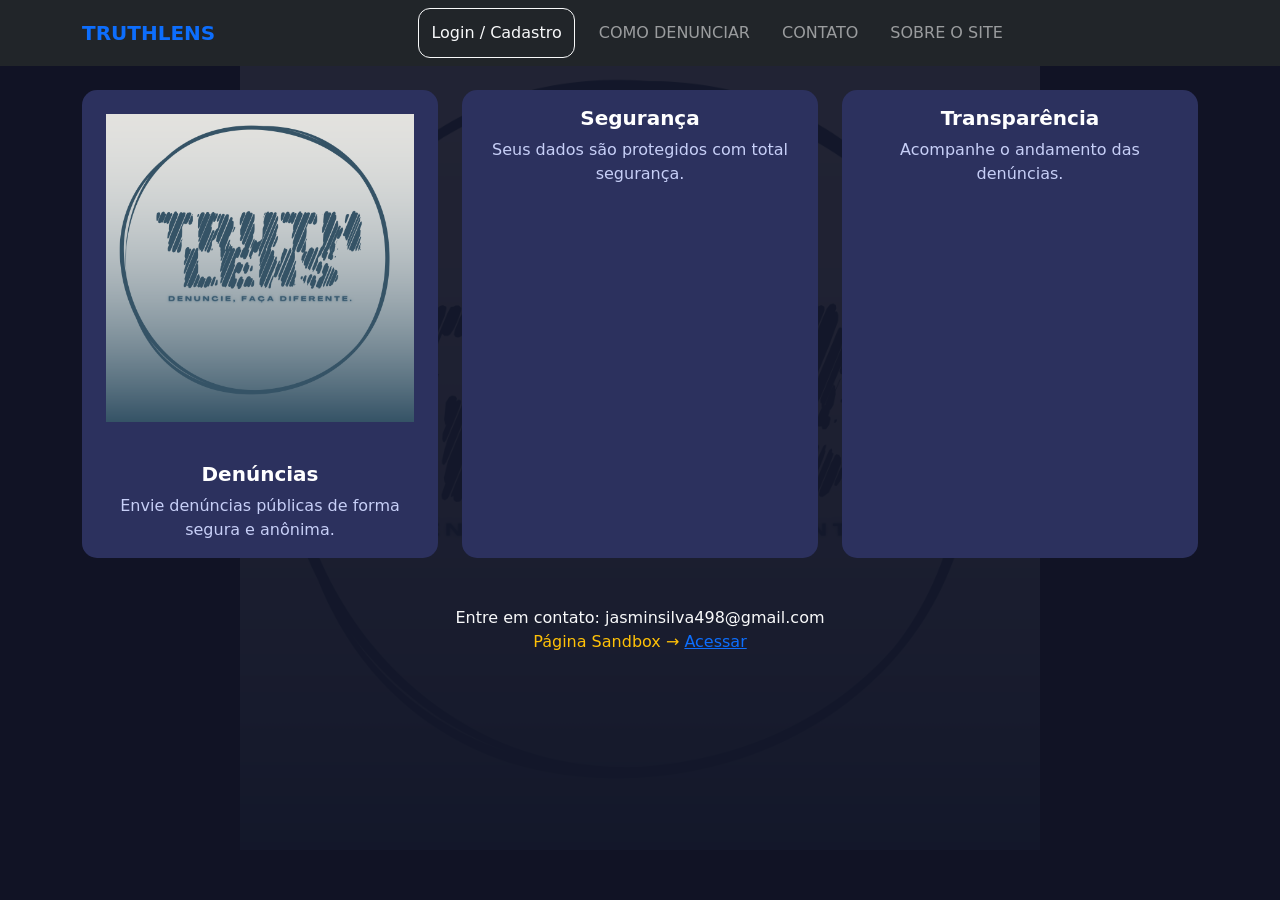
<file: infrastructure/pages/index.html>
<!DOCTYPE html>
<html lang="pt-BR">
<head>
    <meta charset="UTF-8">
    <meta name="viewport" content="width=device-width, initial-scale=1.0">
    <title>TruthLens</title>
    <link rel="shortcut icon" href="/infrastructure/assets/favicon/lupa.ico" type="image/x-icon">
    <link rel="stylesheet" href="https://cdn.jsdelivr.net/npm/bootstrap@5.3.3/dist/css/bootstrap.min.css">
    <link rel="stylesheet" href="/infrastructure/assets/css/index.css">
</head>
<body>
    <!-- NAVBAR (menu superior) -->
    <nav class="navbar navbar-expand-lg navbar-dark bg-dark">
     <!-- navbar: cria um menu Bootstrap
          navbar-expand-lg: faz o menu ficar horizontal em telas grandes e virar "hambúrguer" no celular
          navbar-dark: define texto claro para fundos escuros
          bg-dark: define fundo escuro -->

        <div class="container"> 
            <!-- container: centraliza o conteúdo e cria margens automáticas -->
            <a class="navbar-brand fw-bold text-primary">TRUTHLENS</a>
            <!-- navbar-brand: define o nome/logo do site dentro do menu
                 fw-bold: deixa a fonte em negrito
                 text-primary: coloca a cor azul padrão do Bootstrap -->
            <button class="navbar-toggler" type="button" data-bs-toggle="collapse" data-bs-target="#menu">
                <span class="navbar-toggler-icon"></span>
                <!-- navbar-toggler-icon: ícone do botão hamburguer -->
            </button>
            <!-- navbar-toggler: cria o botão de menu hamburguer para celular
                     data-bs-toggle="collapse": diz que ele vai abrir/fechar um menu
                     data-bs-target="#menu": indica qual elemento será aberto (o que tem id="menu") -->

            <div class="collapse navbar-collapse" id="menu">
                <!-- collapse: faz o menu abrir e fechar no mobile
                     navbar-collapse: aplica estilo correto para menus dentro da navbar
                     id="menu": identificador usado pelo botão acima -->

                <ul class="navbar-nav mx-auto gap-3 align-items-center">
                    <!-- navbar-nav: define uma lista de itens do menu Bootstrap
                         mx-auto: centraliza a lista no meio do menu (margin left e right automáticos)
                         gap-3: cria espaço entre os itens do menu
                         align-items-center: alinha os itens verticalmente no centro -->
                    <li class="nav-item">
                    <!-- nav-item: representa um item do menu -->

                    <!--BOTÃO-->
                        <a href="/login/pages/login.html" class="btn btn-outline-light login-btn">
                            <!-- btn: transforma o link em botão Bootstrap
                                 btn-outline-light: botão com borda branca e fundo transparente
                                 login-btn: classe personalizada no CSS -->
                            Login / Cadastro
                        </a>
                    </li>
                    <li class="nav-item">
                        <a class="nav-link" href="#">COMO DENUNCIAR</a>
                        <!-- nav-link: define o estilo padrão de link dentro da navbar -->
                    </li>
                    <li class="nav-item">
                        <a class="nav-link" href="#">CONTATO</a>
                    </li>
                    <li class="nav-item">
                        <a class="nav-link" href="#">SOBRE O SITE</a>
                    </li>
                </ul>
            </div>
        </div>
    </nav>

    <!--CONTEÚDO PRINCIPAL-->
    <!-- container: centraliza o conteúdo e limita a largura
             mt-4: adiciona margem em cima (margin-top) -->
    <main class="container mt-4">
        <!--GRID-->
        <!-- row: cria uma linha do grid
                 g-4: cria espaçamento entre colunas e linhas -->
        <div class="row g-4">
            <!--CARD 1-->
            <div class="col-12 col-md-6 col-lg-4">
                <!-- col-12: no celular ocupa 12 colunas (100% da largura)
                     col-md-6: em telas médias ocupa 6 colunas (50% da largura)
                     col-lg-4: em telas grandes ocupa 4 colunas (33% da largura) -->
                <div class="card info-card h-100 text-center">
                <!-- card: cria um cartão Bootstrap
                         info-card: classe personalizada (CSS) 
                         h-100: força o card ocupar 100% da altura da coluna
                         text-center: centraliza o texto -->
                    <img src="/infrastructure/assets/img/logo.png" class="card-img-top p-4" alt="">
                    <!-- card-img-top: imagem padrão no topo do card
                         p-4: adiciona padding (espaçamento interno) -->
                    <div class="card-body">
                    <!-- card-body: área do conteúdo do card -->
                        <h5 class="card-title"> Denúncias </h5>
                        <!-- card-title: título do card -->
                        <p class="card-text">
                        <!-- card-text: texto padrão do card -->
                            Envie denúncias públicas de forma segura e anônima.
                        </p>
                    </div>
                </div>
            </div>

            <!--CARD 2-->
            <div class="col-12 col-md-6 col-lg-4">
                <div class="card info-card h-100 text-center">
                    <div class="card-body">
                        <h5 class="card-title"> Segurança </h5>
                        <p class="card-text">
                            Seus dados são protegidos com total segurança.
                        </p>
                    </div>
                </div>
            </div>

            <!--CARD 3-->
            <div class="col-12 col-lg-4">
                <div class="card info-card h-100 text-center">
                    <div class="card-body">
                        <h5 class="card-title"> Transparência </h5>
                        <p class="card-text">
                            Acompanhe o andamento das denúncias.
                        </p>
                    </div>
                </div>
            </div>
        </div>
    </main>

    <footer class="text-center text-light mt-5 mb-3">
    <!-- text-center: centraliza o texto
             text-light: texto claro (branco)
             mt-5: margem grande em cima
             mb-3: margem em baixo -->
        Entre em contato: jasminsilva498@gmail.com
        <p class="text-warning">
        <!-- text-warning: texto amarelo -->
                Página Sandbox →
                <a href="/atividade-4/pages/atividade-4.html">Acessar</a>
        </p>
    </footer>

    <!-- Script do Bootstrap para funcionar o menu hambúrguer -->
    <script src="https://cdn.jsdelivr.net/npm/bootstrap@5.3.3/dist/js/bootstrap.bundle.min.js"></script>
</body>
</html>
</file>
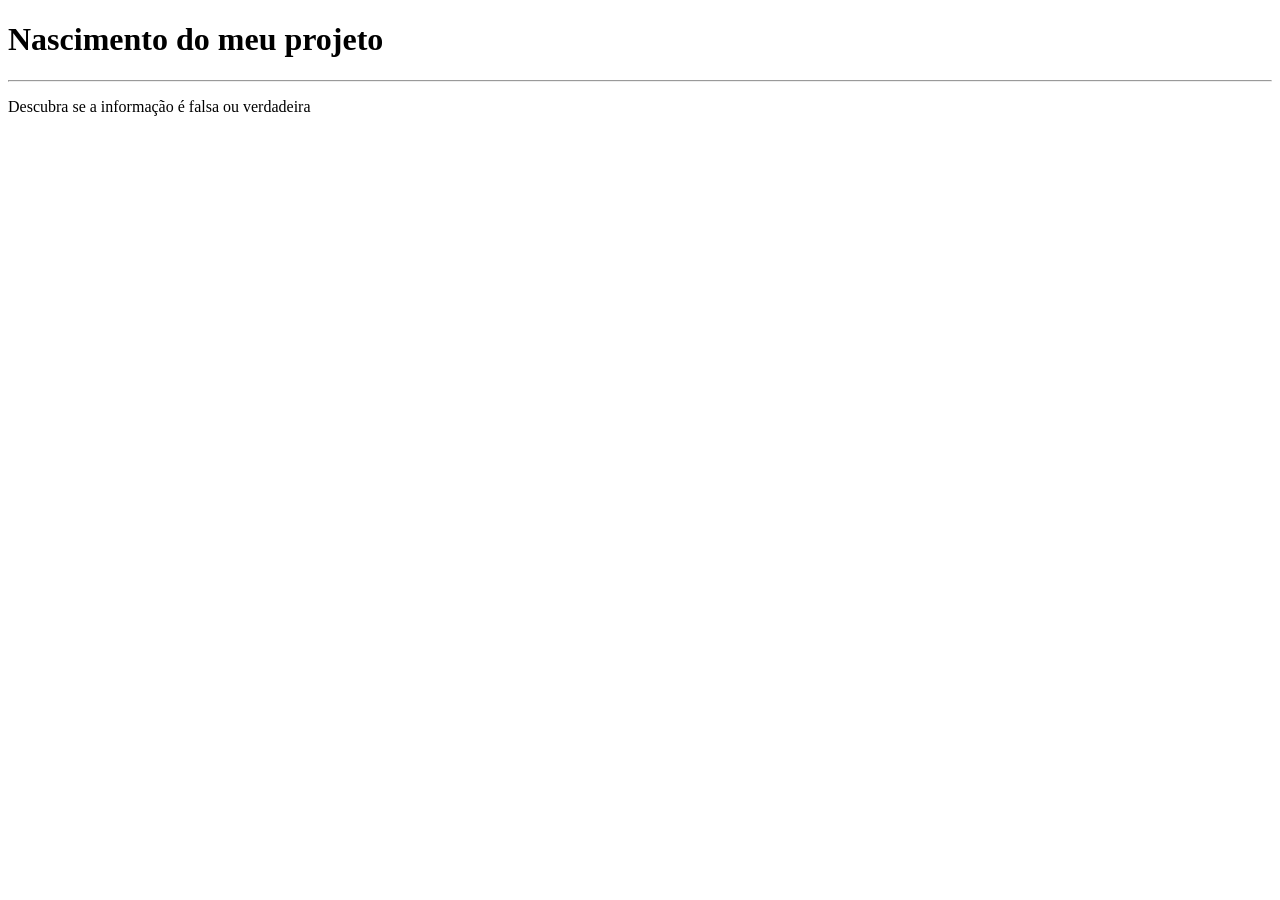
<file: principal/pages/index.html>
<!DOCTYPE html>
<html lang="pt-BR">
<head>
    <meta charset="UTF-8">
    <meta name="viewport" content="width=device-width, initial-scale=1.0">
    <title>TRUEorFAKE</title>
</head>
<body>
    <h1>Nascimento do meu projeto</h1>
    <hr>
    <p>
        Descubra se a informação é falsa ou verdadeira
    </p>
</body>
</html>
</file>
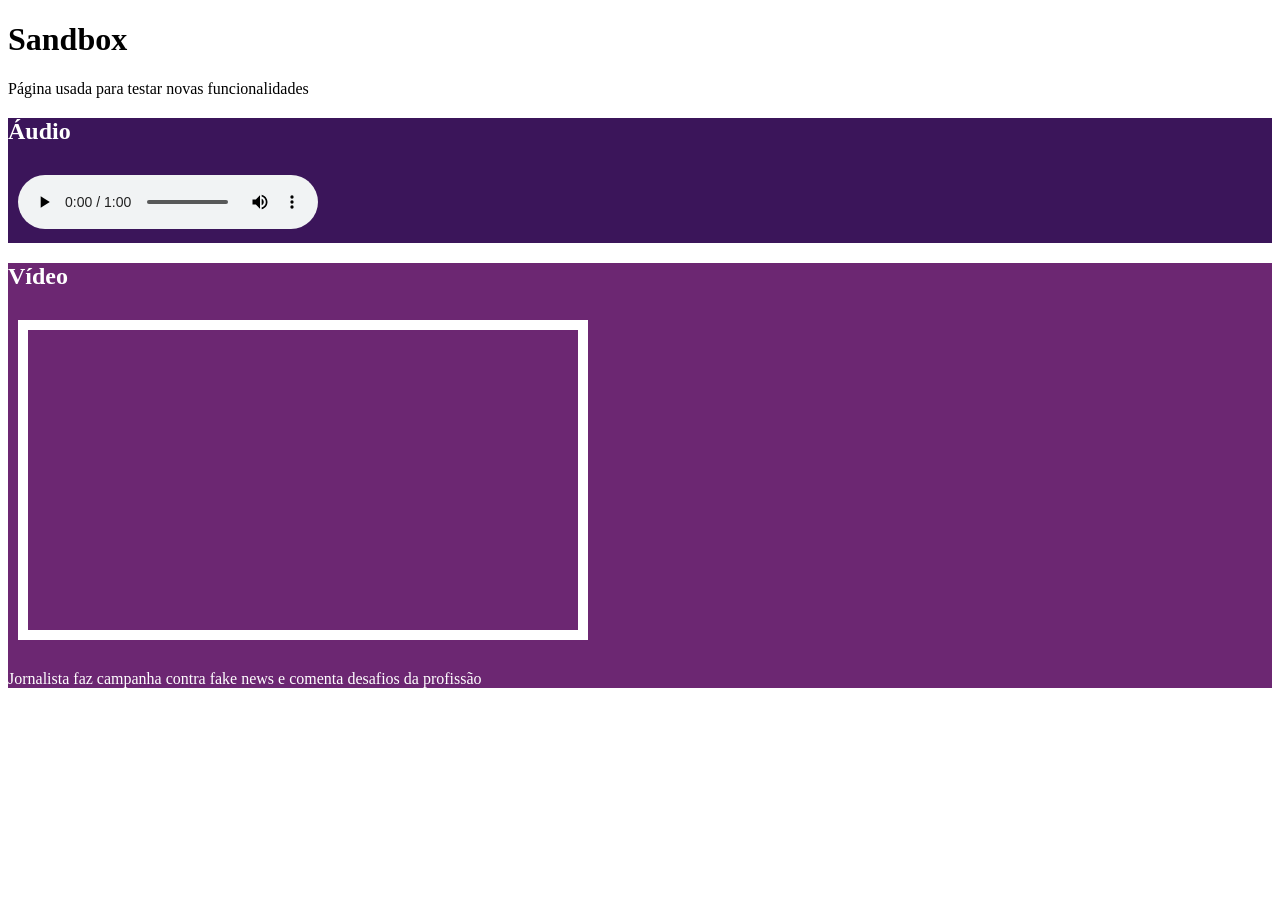
<file: atividade-4/pages/atividade-4.html>
<!DOCTYPE html>
<html lang="en">
<head>
    <meta charset="UTF-8">
    <meta name="viewport" content="width=device-width, initial-scale=1.0">
    <title>Sandbox</title>
    <link rel="stylesheet" href="/atividade-4/css/style.css">
</head>
<body>
    <h1>Sandbox</h1>
    <p>Página usada para testar novas funcionalidades</p>

    <div id="audio">
        <h2>Áudio</h2>
        <audio preload="metadata" controls autoplay loop >
        <source src="/atividade-4/assets/audio/ls-theme-a.mp3" type="audio/mpeg">
            <p>
                Seu navegador não suporta áudio 
                <a href="/atividade-4/assets/audio/ls-theme-a.mp3" download="ls-theme-a.mp3" type="audio/mpeg"></a>
            </p>
        </audio>
    </div>

    <div id="video">
        <h2>Vídeo</h2>
        <iframe 
        width="550" 
        height="300" 
        src="https://www.youtube.com/embed/-A5gWiBeERI?si=UYkecYQeaqQBc-7l" 
        title="YouTube video player" 
        frameborder="0" 
        allow="accelerometer; autoplay; clipboard-write; encrypted-media; gyroscope; picture-in-picture; web-share" 
        referrerpolicy="strict-origin-when-cross-origin" 
        allowfullscreen>
        </iframe>
        <p>
            Jornalista faz campanha contra fake news e comenta desafios da profissão 
        </p>
    </div>
    

</body>
</html>
</file>
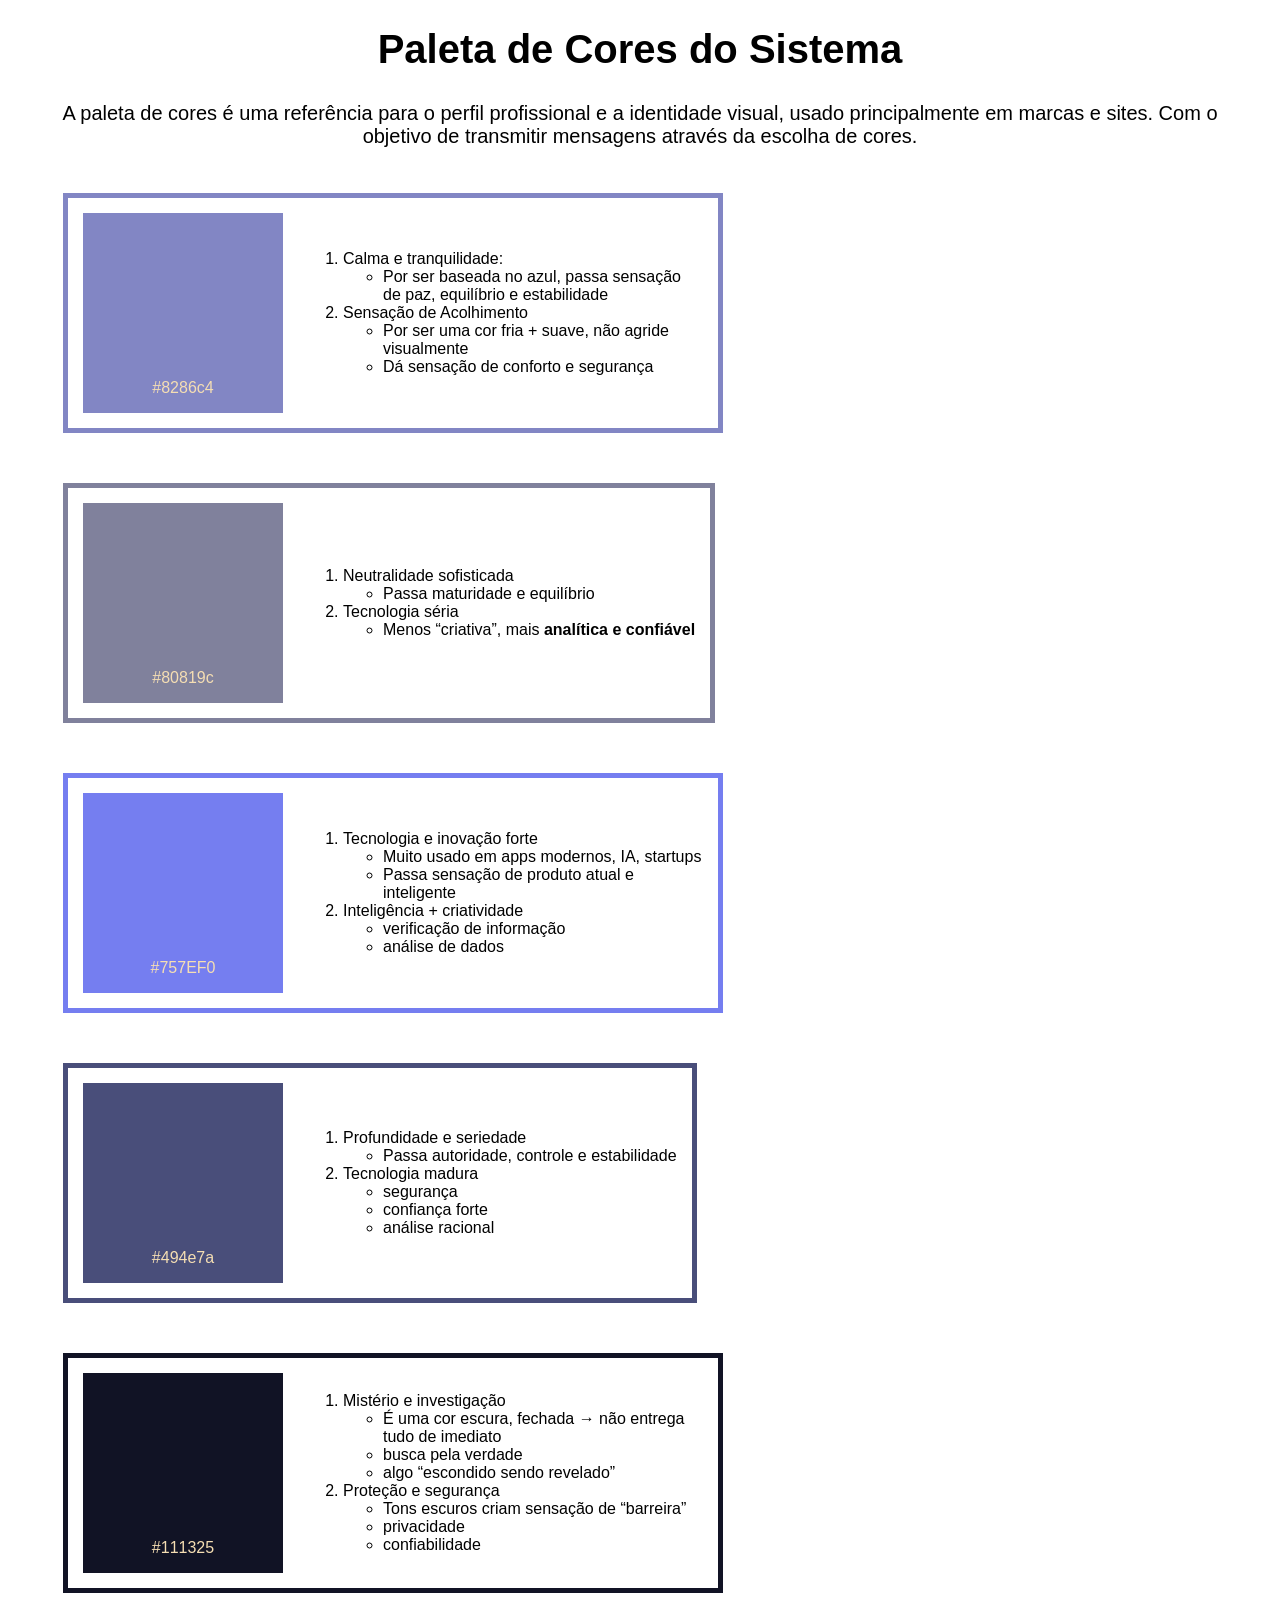
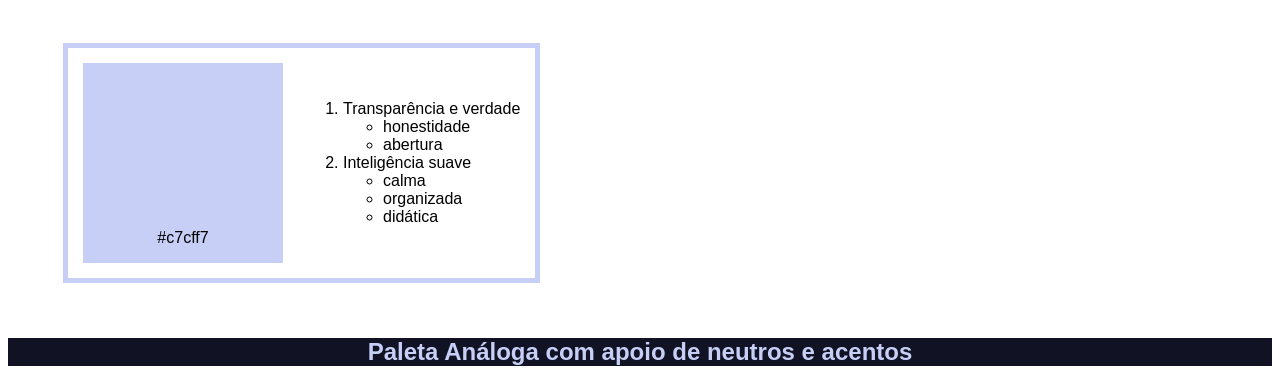
<file: atividade-5/pages/paleta.html>
<!DOCTYPE html>
<html lang="en">
<head>
    <meta charset="UTF-8">
    <meta name="viewport" content="width=device-width, initial-scale=1.0">
    <title>Paleta de Cores do Sistema</title>
    <link rel="stylesheet" href="/atividade-5/assets/css/paleta.css">
</head>
<body>
    <div class="estilo-letras">
        <h1>Paleta de Cores do Sistema</h1>
    </div>
    
    <div id="paleta">
        <p class="estilo-letras">
            A paleta de cores é uma referência para o perfil
            profissional e a identidade visual, usado principalmente
            em marcas e sites. Com o objetivo de transmitir mensagens
            através da escolha de cores.
        </p>

        <div id="paleta-8286c4">
            <div id="cor-8286c4">
                <p>#8286c4</p>
            </div>   
            <div class="descricao">
                <ol>
                    <li>Calma e tranquilidade:</li>
                    <ul>
                        <li>Por ser baseada no azul, passa sensação de paz, equilíbrio e estabilidade</li>
                    </ul>
                    <li>Sensação de Acolhimento</li>
                    <ul>
                        <li>Por ser uma cor fria + suave, não agride visualmente</li>
                        <li>Dá sensação de conforto e segurança</li>
                    </ul>
                </ol>
            </div>
        </div>

        <div id="paleta-80819c">
            <div id="cor-80819c">
                <p>#80819c</p>
            </div>
            <div class="descricao">
                <ol>
                    <li>Neutralidade sofisticada</li>
                    <ul>
                        <li>Passa maturidade e equilíbrio</li>
                    </ul>
                    <li>Tecnologia séria</li>
                    <ul>
                        <li>Menos “criativa”, mais <strong>analítica e confiável</strong></li>
                    </ul>
                </ol>
            </div>
        </div>
        
        <div id="paleta-757EF0">
            <div id="cor-757EF0">
                <p>#757EF0</p>
            </div>
            <div class="descricao">
                <ol>
                    <li>Tecnologia e inovação forte</li>
                    <ul>
                        <li>Muito usado em apps modernos, IA, startups</li>
                        <li>Passa sensação de produto atual e inteligente</li>
                    </ul>
                    <li>Inteligência + criatividade</li>
                    <ul>
                        <li>verificação de informação</li>
                        <li>análise de dados </li>
                    </ul>
                </ol>
            </div>
        </div>

        <div id="paleta-494e7a">
            <div id="cor-494e7a">
                <p>#494e7a</p>
            </div>
            <div class="descricao">
                <ol>
                    <li>Profundidade e seriedade</li>
                    <ul>
                        <li>Passa autoridade, controle e estabilidade</li>
                    </ul>
                    <li>Tecnologia madura</li>
                    <ul>
                        <li>segurança</li>
                        <li>confiança forte</li>
                        <li>análise racional</li>
                    </ul>
                </ol>
            </div>
        </div>

        <div id="paleta-111325">
            <div id="cor-111325">
                <p>#111325</p>
            </div>
            <div class="descricao">
                <ol>
                    <li>Mistério e investigação</li>
                    <ul>
                        <li>É uma cor escura, fechada → não entrega tudo de imediato</li>
                        <li>busca pela verdade</li>
                        <li>algo “escondido sendo revelado”</li>
                    </ul>
                    <li>Proteção e segurança</li>
                    <ul>
                        <li>Tons escuros criam sensação de “barreira”</li>
                        <li>privacidade</li>
                        <li>confiabilidade</li>
                    </ul>
                </ol>
            </div>
        </div>

        <div id="paleta-c7cff7">
            <div id="cor-c7cff7">
                <p>#c7cff7</p>
            </div>
            <div class="descricao">
                <ol>
                    <li>Transparência e verdade</li>
                    <ul>
                        <li>honestidade</li>
                        <li>abertura</li>
                    </ul>
                    <li>Inteligência suave</li>
                    <ul>
                        <li>calma</li>
                        <li>organizada</li>
                        <li>didática</li>
                    </ul>
                </ol>
            </div>
        </div>
    </div>

    <div id="rodape">
        <h2>Paleta Análoga com apoio de neutros e acentos</h2>
    </div>

</body>
</html>
</file>
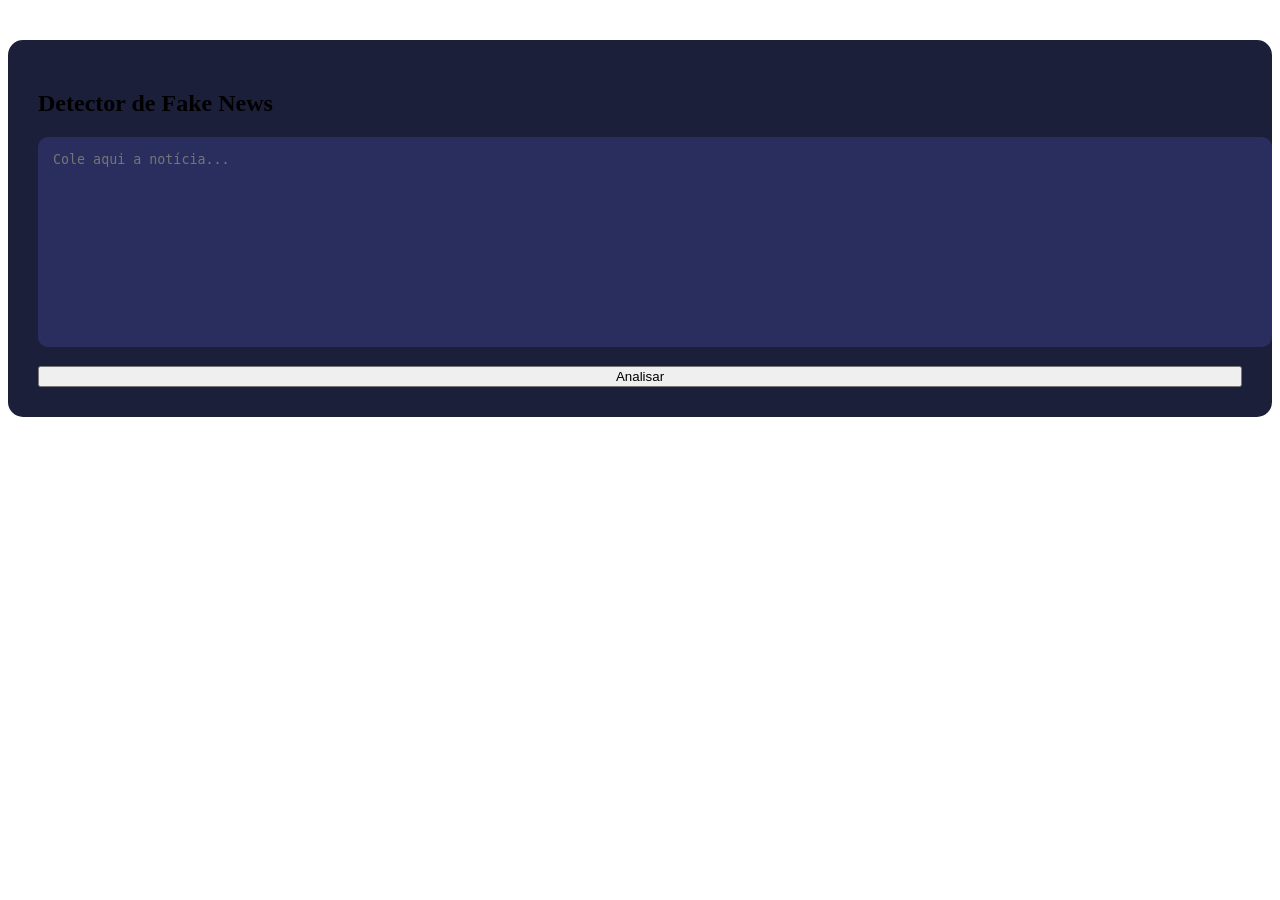
<file: detector/pages/detector.html>
<!DOCTYPE html>
<html lang="en">
<head>
    <meta charset="UTF-8">
    <meta name="viewport" content="width=device-width, initial-scale=1.0">
    <title>Detector de Fake News</title>
    <link rel="stylesheet" href="/detector/assets/css/detector.css">
</head>
<body>
    <section class="fake-news-box">
    <h2>Detector de Fake News</h2>

    <textarea 
        id="newsInput"
        placeholder="Cole aqui a notícia..."
    ></textarea>

    <button onclick="analisarNoticia()">
        Analisar
    </button>

    <div id="resultado"></div>
</section>
</body>
</html>
</file>
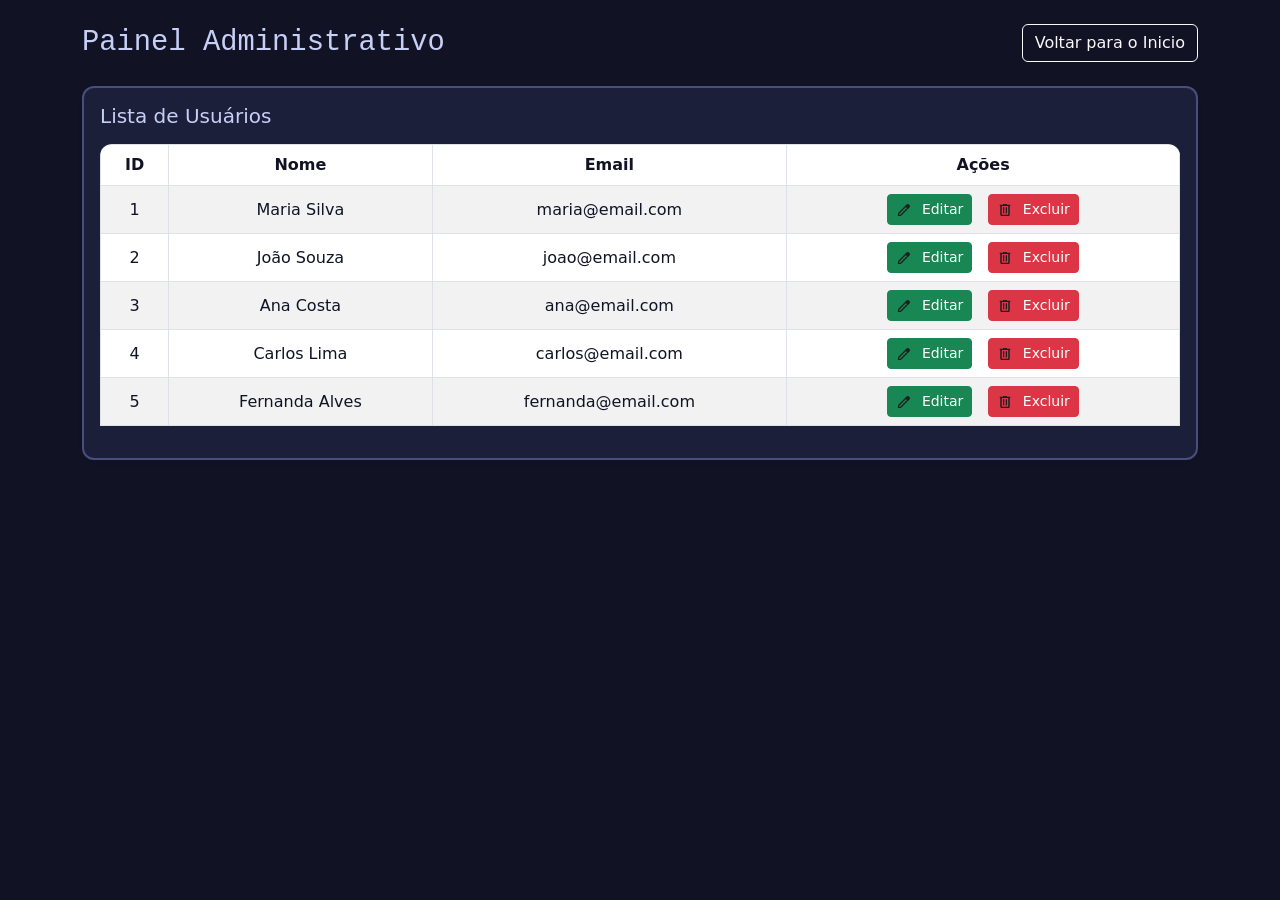
<file: login/pages/administrativo.html>
<!DOCTYPE html>
<html lang="en">
<head>
    <meta charset="UTF-8">
    <meta name="viewport" content="width=device-width, initial-scale=1.0">
    <title>Painel Administrativo</title>
    <link rel="stylesheet" href="https://cdn.jsdelivr.net/npm/bootstrap@5.3.3/dist/css/bootstrap.min.css">
    <link rel="stylesheet" href="../assets/css/administrativo.css">
</head>
<body>

    <div class="container py-4 ">
    <!-- container: centraliza o conteúdo e limita a largura da página
         py-4: adiciona padding em cima e embaixo (padding vertical) -->
        <div class="row mb-4 align-items-center">
        <!-- row: cria uma linha do grid do Bootstrap
             mb-4: adiciona margem embaixo
             align-items-center: centraliza os itens verticalmente -->
            <div class="col-12 col-md-8">
            <!-- col-12: em telas pequenas ocupa 100% da largura
                 col-md-8: em telas médias/grandes ocupa 8 colunas do grid (aprox. 66%) -->
                <h1 class="m-0">Painel Administrativo</h1>
                <!-- m-0: remove margens do título -->
            </div>

            <div class="col-12 col-md-4 text-md-end mt-2 mt-md-0">
            <!-- col-12: no celular ocupa toda a linha
                 col-md-4: no desktop ocupa 4 colunas (aprox. 33%)
                 text-md-end: no desktop o texto fica alinhado à direita
                 mt-2: no celular adiciona margem superior
                 mt-md-0: no desktop remove a margem superior -->
                <form action="/infrastructure/pages/index.html">
                    <button type="submit" class="btn btn-outline-light w-100">
                    <!--btn-outline-light: botão com borda branca e fundo transparente
                        w-100: faz o botão ocupar 100% da largura -->
                        Voltar para o Inicio
                    </button>
                </form>
            </div>
        </div>

        <div class="card shadow-sm admin-card">
        <!-- card: cria um cartão Bootstrap
             shadow-sm: coloca uma sombra pequena
             admin-card: classe personalizada (CSS) -->
            <div class="card-body">
            <!-- card-body: área interna do card -->
                <h5 class="card-title mb-3">Lista de Usuários</h5>
                <!-- card-title: estilo padrão para título do card
                     mb-3: margem inferior -->
                <div class="table-responsive">
                <!-- table-responsive: permite rolagem horizontal no celular. Isso faz a tabela caber na tela pequena -->
                    <table class="table table-striped table-hover table-bordered align-middle text-center">
                    <!-- table: aplica estilo padrão Bootstrap na tabela
                         table-striped: cria linhas alternadas (zebra)
                         table-hover: muda a cor da linha quando passa o mouse
                         table-bordered: adiciona bordas na tabela
                         align-middle: centraliza verticalmente o conteúdo das células-->
                        <thead>
                            <th>ID</th>
                            <th>Nome</th>
                            <th>Email</th>
                            <th>Ações</th>
                        </thead>

                        <tbody>
                            <tr>
                                <td>1</td>
                                <td>Maria Silva</td>
                                <td>maria@email.com</td>
                                <td>
                                    <!-- flex-column: no celular os botões ficam um embaixo do outro
                                         flex-md-row: no desktop os botões ficam lado a lado
                                         justify-content-center: centraliza os botões-->
                                    <div class="d-flex flex-column flex-md-row justify-content-center gap-2">
                                        <button class="btn btn-success btn-sm me-2">
                                            <img src="/login/assets/img/update.png" alt="" class="icon">
                                            Editar
                                        </button>
                                        <button class="btn btn-danger btn-sm">
                                            <img src="/login/assets/img/delete-icon.png" alt="" class="icon">
                                            Excluir
                                        </button>
                                    </div>
                                    <!-- btn: estilo de botão Bootstrap
                                         btn-success: botão verde
                                         btn-sm: botão pequeno
                                         btn-danger: botão vermelho
                                         me-2: margem à direita (margin-end) -->
                                </td>
                            </tr>

                            <tr>
                                <td>2</td>
                                <td>João Souza</td>
                                <td>joao@email.com</td>
                                <td>
                                    <div class="d-flex flex-column flex-md-row justify-content-center gap-2">
                                        <button class="btn btn-success btn-sm me-2">
                                            <img src="/login/assets/img/update.png" alt="" class="icon">
                                            Editar
                                        </button>
                                        <button class="btn btn-danger btn-sm">
                                            <img src="/login/assets/img/delete-icon.png" alt="" class="icon">
                                            Excluir
                                        </button>
                                    </div>
                                </td>
                            </tr>

                            <tr>
                                <td>3</td>
                                <td>Ana Costa</td>
                                <td>ana@email.com</td>
                                <td>
                                    <div class="d-flex flex-column flex-md-row justify-content-center gap-2">
                                        <button class="btn btn-success btn-sm me-2">
                                            <img src="/login/assets/img/update.png" alt="" class="icon">
                                            Editar
                                        </button>
                                        <button class="btn btn-danger btn-sm">
                                            <img src="/login/assets/img/delete-icon.png" alt="" class="icon">
                                            Excluir
                                        </button>
                                    </div>
                                </td>
                            </tr>

                            <tr>
                                <td>4</td>
                                <td>Carlos Lima</td>
                                <td>carlos@email.com</td>
                                <td>
                                    <div class="d-flex flex-column flex-md-row justify-content-center gap-2">
                                        <button class="btn btn-success btn-sm me-2">
                                            <img src="/login/assets/img/update.png" alt="" class="icon">
                                            Editar
                                        </button>
                                        <button class="btn btn-danger btn-sm">
                                            <img src="/login/assets/img/delete-icon.png" alt="" class="icon">
                                            Excluir
                                        </button>
                                    </div>
                                </td>
                            </tr>

                            <tr>
                                <td>5</td>
                                <td>Fernanda Alves</td>
                                <td>fernanda@email.com</td>
                                <td>
                                    <div class="d-flex flex-column flex-md-row justify-content-center gap-2">
                                        <button class="btn btn-success btn-sm me-2">
                                            <img src="/login/assets/img/update.png" alt="" class="icon">
                                            Editar
                                        </button>
                                        <button class="btn btn-danger btn-sm">
                                            <img src="/login/assets/img/delete-icon.png" alt="" class="icon">
                                            Excluir
                                        </button>
                                    </div>
                                </td>
                            
                            </tr>
                        
                        </tbody>

                    </table>
                
                </div>
            
            </div>
        
        </div>
    
    </div>
</body>
</html>
</file>
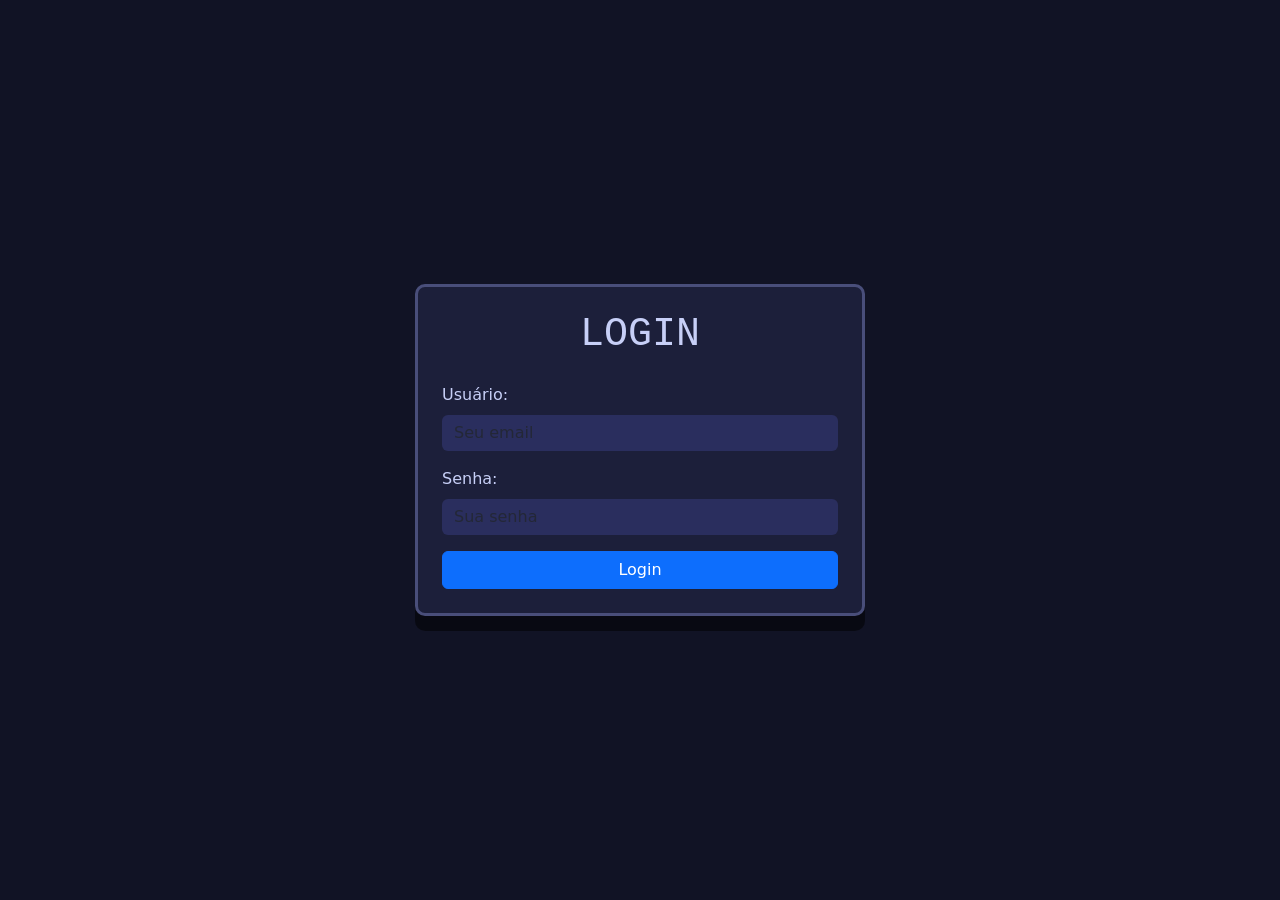
<file: login/pages/login.html>
<!DOCTYPE html>
<html lang="pt-BR">
<head>
    <meta charset="UTF-8">
    <meta name="viewport" content="width=device-width, initial-scale=1.0">
    <title>Login</title>
    <link rel="stylesheet" href="https://cdn.jsdelivr.net/npm/bootstrap@5.3.3/dist/css/bootstrap.min.css">
    <link rel="stylesheet" href="/login/assets/css/login.css">
</head>
<body>
    
    <div class="container min-vh-100 d-flex justify-content-center align-items-center">
    <!-- container: centraliza o conteúdo e cria margens laterais automáticas
         min-vh-100: define altura mínima como 100% da tela (viewport height)
         d-flex: transforma o container em flexbox (permite alinhamento fácil)
         justify-content-center: centraliza horizontalmente
         align-items-center: centraliza verticalmente -->    
        <div class="card login-card p-4">
        <!-- card: componente pronto do Bootstrap (um cartão)
             login-card: classe personalizada (CSS)
             p-4: adiciona espaçamento interno (padding) -->
            <h1 class="text-center mb-4">LOGIN</h1>
            <!-- text-center: centraliza o texto
                 mb-4: margem embaixo (margin-bottom) -->
            <form action="/login/pages/administrativo.html">
                <div class="mb-3">
                <!-- mb-3: cria um espaço embaixo do campo (margin-bottom) -->
                    <label for="username" class="form-label">Usuário:</label>
                    <input type="email" class="form-control" name="username" placeholder="Seu email" required>
                </div>
                <div class="mb-3">
                    <label for="password" class="form-label">Senha:</label>
                    <input type="password" class="form-control" name="password" placeholder="Sua senha" required>
                </div>
                <button type="submit" class="btn btn-primary w-100">
                <!-- w-100: largura 100% (botão ocupa toda a largura do card) -->
                    Login
                </button>
            </form>
        </div>
    </div>
</body>
</html>
</file>
<file: infrastructure/assets/css/index.css>
*{
    box-sizing: border-box;
    margin:0;
    padding:0;
}

body {
    background-color: #111325;
    color: #c7cff7;;
    position: relative; /* necessário para a responsividade */
}

body::before {
    content: "";
    position: fixed; /* fica fixo na tela */
    top: 0;
    left: 0;
    width: 100%;
    height: 100%;

    background: url('/infrastructure/assets/img/logo.png') no-repeat center;
    background-size: clamp(800px, 40vw, 2000px);

    opacity: 0.08; /* 👈 controla a transparência */
    z-index: -1; /* fica atrás de tudo */
}

.logo-title{
    font-family: 'Sekuya',sans-serif;
    font-size: clamp(1.5rem, 3vw, 2.5rem);
    letter-spacing: 2px;
}

.login-btn{
    border-radius: 12px;
    padding: 12px;
    transition: 0.3s;
}

.login-btn:hover{
    background: #c7cff7;
    color: #111325;
}

.info-card{
    background: #2c315e;
    border: none;
    color: #c7cff7;
    border-radius: 15px;
    transition: 0.3s;
}

.info-card:hover{
    transform: translateY(-6px);
    box-shadow: 0 10px rgba(0, 0, 0, 0.4);
}

.card-title{
    color: white;
    font-weight: 600;
}


@font-face {
    font-family: 'Sekuya';
    src: url('/infrastructure/assets/font/Sekuya-Regular.ttf') format('truetype');
}
</file>
<file: atividade-4/css/style.css>
#audio{
    background-color: rgb(59, 21, 90);
    color: white;
}

#video{
    background-color: rgb(108, 39, 114);
    color: white;
}

iframe{
    border: 10px solid white;
    margin: 10px;
}

audio{
    margin: 10px;
}
</file>
<file: atividade-5/assets/css/paleta.css>
body{
    font-family: Arial, sans-serif;
}

.estilo-letras{
    text-align: center;
    font-size: 20px;
}

#paleta{
    margin: 30px;
}

#paleta-8286c4{
    border: 5px solid #8286c4;
    margin: 25px ;
    display:inline-flex;
    align-items: center;
    gap: 20px;
    padding: 15px;
}

#cor-8286c4{
    background-color: #8286c4;
    color: wheat;
    width: 200px;
    height: 200px;
    display: flex;
    align-items: end;
    justify-content: center;
}

#paleta-80819c{
    border: 5px solid #80819c;
    margin: 25px;
    display: inline-flex;
    align-items: center;
    gap: 20px;
    padding: 15px;
}

#cor-80819c{
    background-color: #80819c;
    color: wheat;
    width: 200px;
    height: 200px;
    display: flex;
    align-items: end;
    justify-content: center;
}

#paleta-757EF0{
    border: 5px solid #757EF0;
    margin: 25px;
    display: inline-flex;
    align-items: center;
    gap: 20px;
    padding: 15px;
}

#cor-757EF0{
    background-color: #757EF0;
    color: wheat;
    width: 200px;
    height: 200px;
    display: flex;
    align-items: end;
    justify-content: center;
}

#paleta-494e7a{
    border: 5px solid #494e7a;
    margin: 25px;
    display: inline-flex;
    align-items: center;
    gap: 20px;
    padding: 15px;
}

#cor-494e7a{
    background-color: #494e7a;
    color: wheat;
    width: 200px;
    height: 200px;
    display: flex;
    align-items: end;
    justify-content: center;
}

#paleta-111325{
    border: 5px solid #111325;
    margin: 25px;
    display: inline-flex;
    align-items: center;
    gap: 20px;
    padding: 15px;
}

#cor-111325{
    background-color: #111325;
    color: wheat;
    width: 200px;
    height: 200px;
    display: flex;
    align-items: end;
    justify-content: center;
}

#paleta-c7cff7{
    border: 5px solid #c7cff7;
    margin: 25px;
    display: inline-flex;
    align-items: center;
    gap: 20px;
    padding: 15px;
}

#cor-c7cff7{
    background-color: #c7cff7;
    width: 200px;
    height: 200px;
    display: flex;
    align-items: end;
    justify-content: center;
}

.descricao{
    max-width: 400px;
}

#rodape{
    background-color: #111325;
    color: #c7cff7;
    text-align: center;
}
</file>
<file: detector/assets/css/detector.css>
.fake-news-box{
    background: #1c1f3a;
    padding: 30px;
    border-radius: 15px;
    margin-top: 40px;
}

.fake-news-box textarea{
    width: 100%;
    height: 180px;
    background: #2a2e5e;
    border: none;
    border-radius: 10px;
    padding: 15px;
    color: white;
    resize: none;
}

.fake-news-box button{
    margin-top: 15px;
    width: 100%;
}

.fake{
    color: #ff5c5c;
}

.warning{
    color: #ffd166;
}

.real{
    color: #80ed99;
}
</file>
<file: login/assets/css/administrativo.css>
body {
    background-color: #111325;
    color: #c7cff7;
}

h1 {
    font-family: 'Courier New', Courier, monospace;
    font-size: 1.8rem;
}

.admin-card{
    background-color: #1c1f3a;
    border: 2px solid #494e7a;
    border-radius: 12px;
    color: #c7cff7;
}

.table-responsive{
    border-radius: 12px;
    overflow-x: auto;
}

.table {
    color: #c7cff7;
    background-color: #1f234e;
    min-width: 600px;
}

.table th, 
.table td {
    color: #111325;
}

.icon{
    width: 16px;
    height: 16px;
    margin-right: 5px;
    vertical-align: middle;
}

.btn-outiline-light {
    background-color: #c7cff7;
}

.btn-outiline-light:hover{
    background-color: #494e7a;
} 

@media(max-width: 576px){
    h1{
        font-size: 1.4rem;
    }
}

@media (min-width: 768px) {
    .btn-outline-light {
        width: auto !important;
    }
}
</file>
<file: login/assets/css/login.css>
html, body{
height:100%;
}

body {
    background-color: #111325;
}

/* container vira opcional */
.login-card{
    width: 100%;
    max-width: 450px;

    background-color: #1c1f3a;
    border: 3px solid #494e7a;
    border-radius: 10px;
    color: #c7cff7;
    box-shadow: 0 15px rgba(0, 0, 0, 0.5);
}

/* título */
h1 {
    color: #c7cff7;
    font-family: 'Courier New', Courier, monospace;
}

.form-control{
    background-color: #2a2e5e;
    border: none;
    color: white;
}

.form-control:focus{
    background-color: #2a2e5e;
    color: white;
    box-shadow: none;
    border: 2px solid #757EF0;
}

.btn-primary:hover{
    background-color: #5a63d8;
}
</file>
